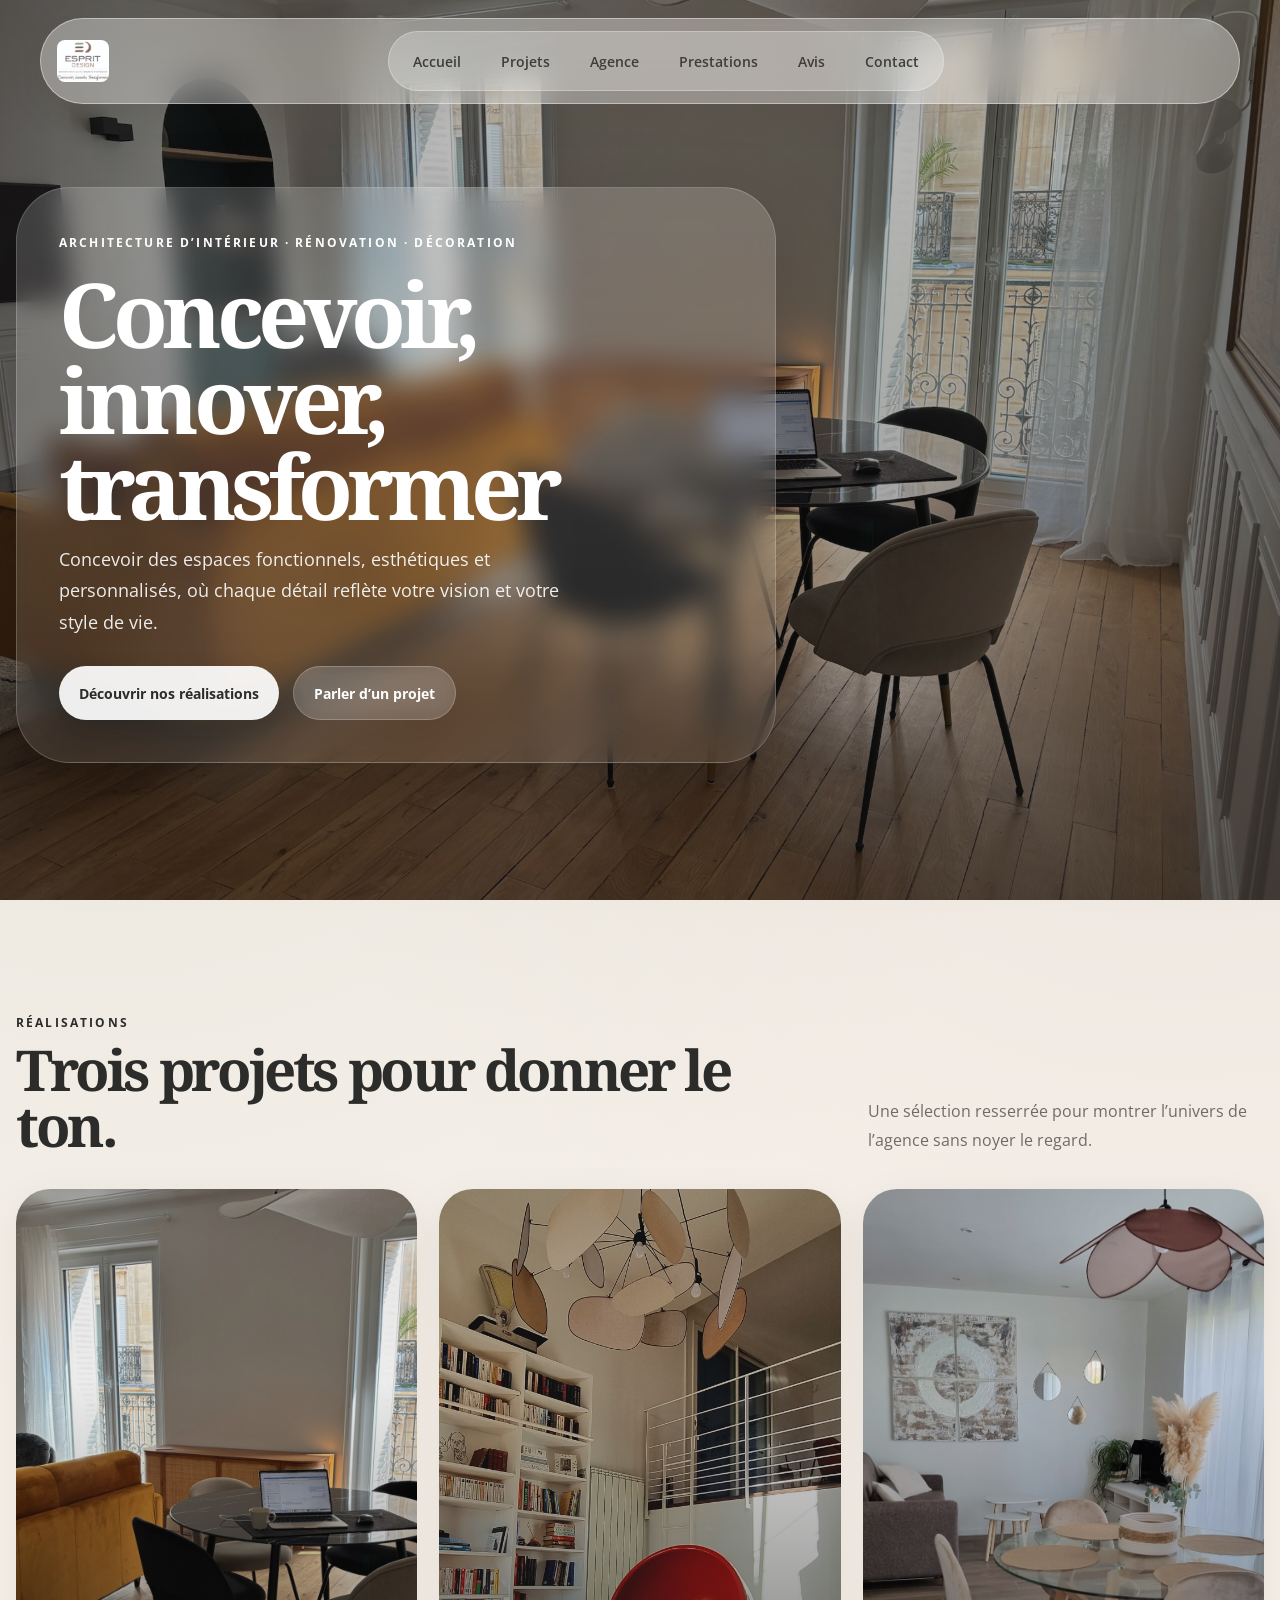
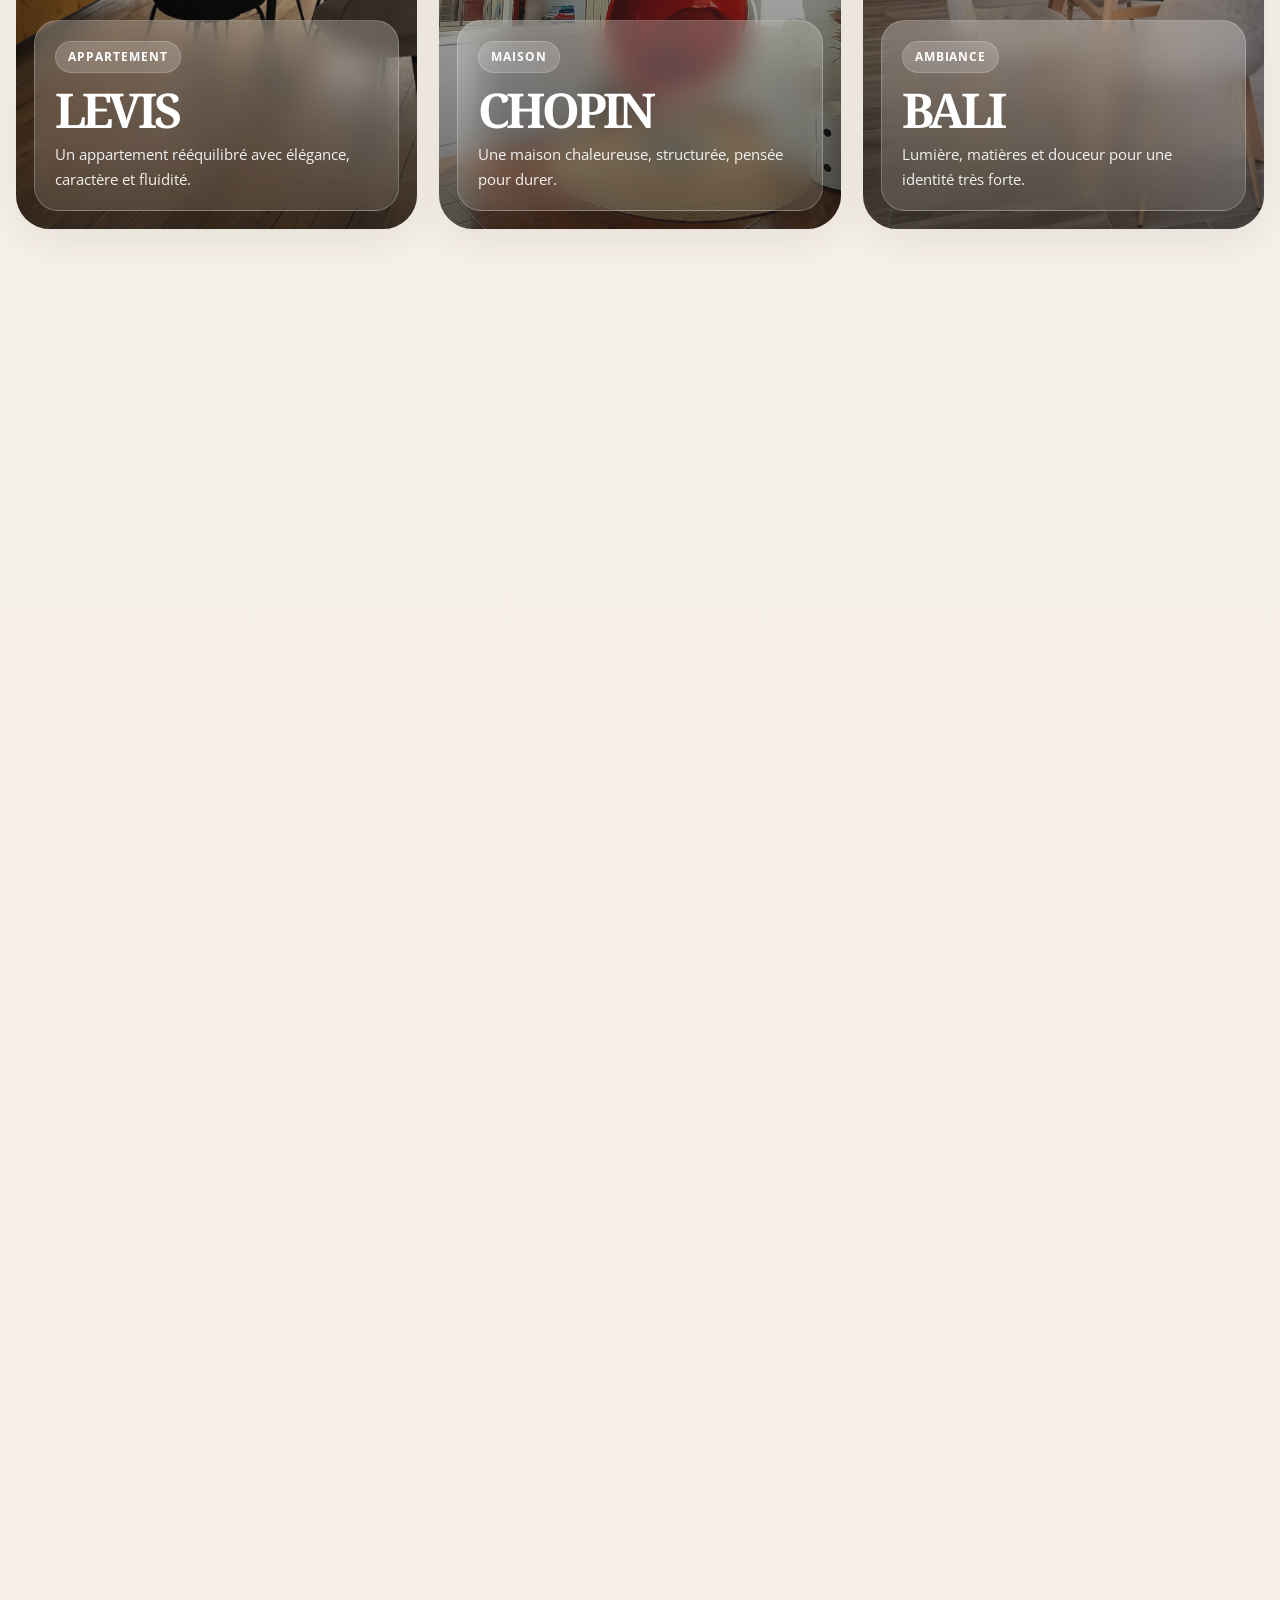
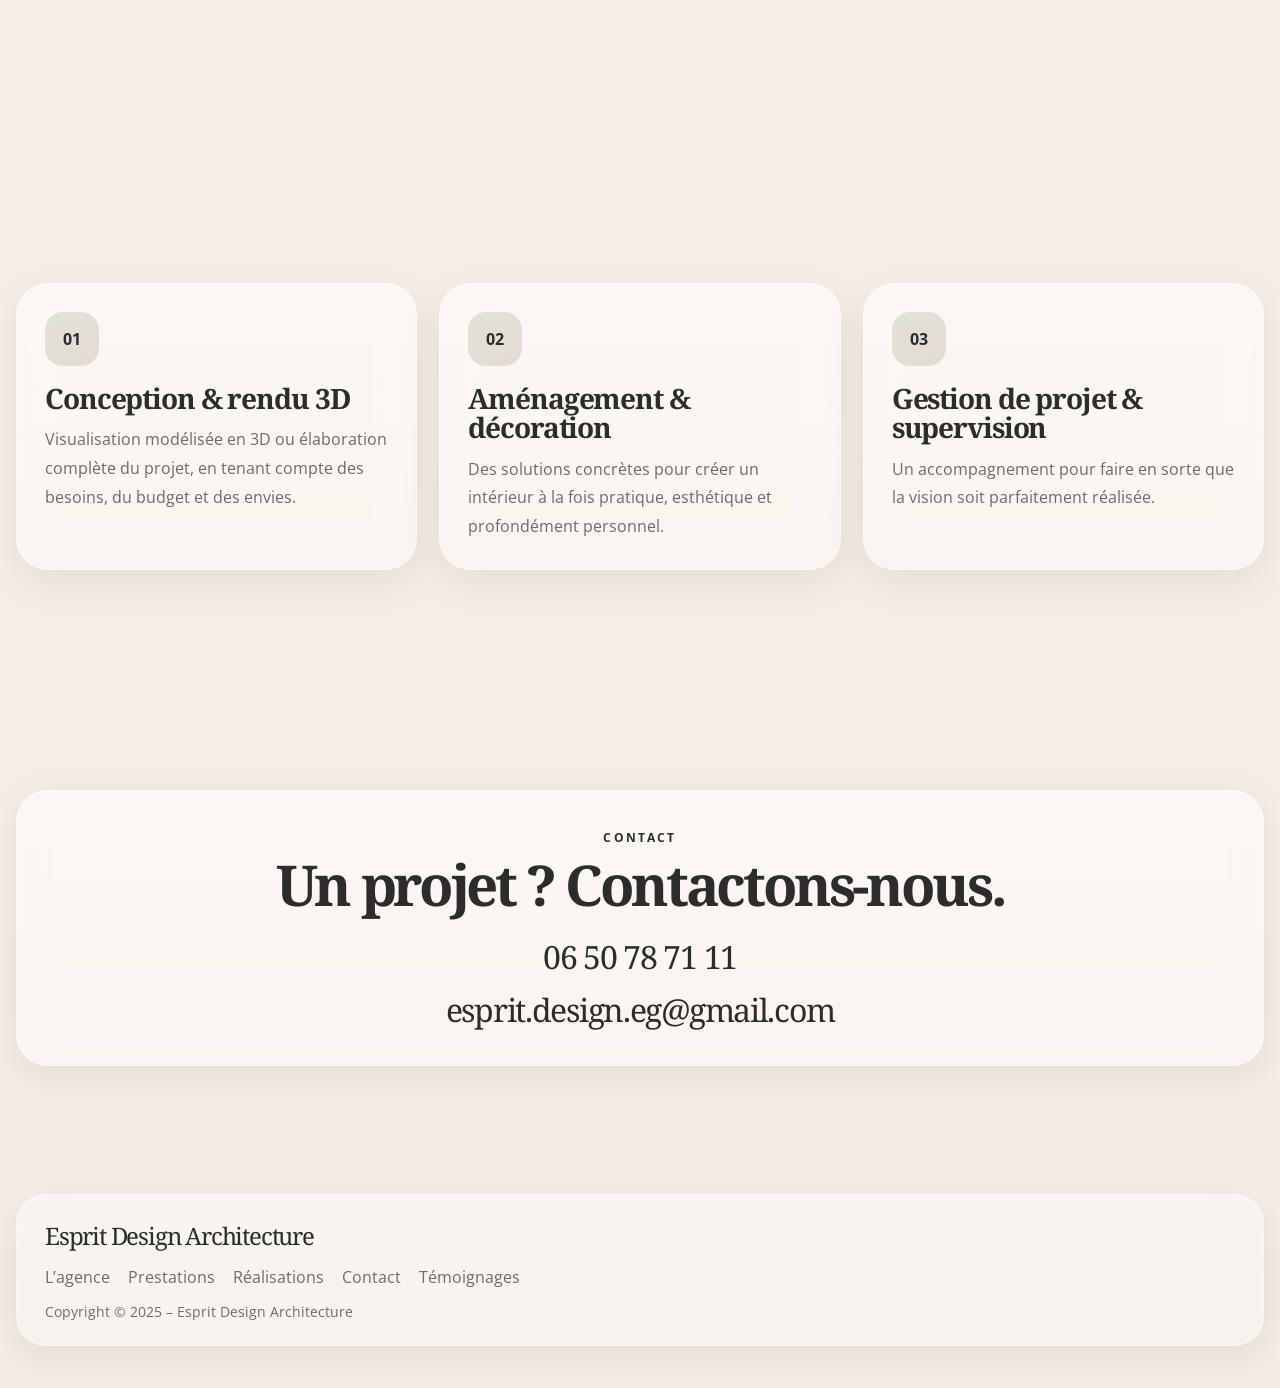
<file: index.html>
<!DOCTYPE html>
<html lang="fr">
<head>
  <meta charset="UTF-8" />
  <meta name="viewport" content="width=device-width, initial-scale=1.0" />
  <title>Esprit Design Architecture</title>
  <meta name="description" content="Esprit Design est une agence d’architecture d’intérieur dédiée à la conception, la transformation et la valorisation des espaces de vie." />
  <link rel="preconnect" href="https://fonts.googleapis.com" />
  <link rel="preconnect" href="https://fonts.gstatic.com" crossorigin />
  <link href="https://fonts.googleapis.com/css2?family=Noto+Serif:wght@400;600;700&family=Open+Sans:wght@300;400;500;600;700&display=swap" rel="stylesheet" />
  <link rel="stylesheet" href="styles.css" />
</head>
<body>
  <div class="page-bg"></div>

  <header class="site-header">
    <nav class="floating-nav" id="navbar">
      <a class="brand" href="#top" aria-label="Retour accueil">
        <span class="brand-logo">
          <img src="images/logo/logo-color.jpg" alt="Logo Esprit Design" />
        </span>
      </a>

      <div class="nav-links" id="nav-links">
        <a href="#hero">Accueil</a>
        <a href="#projects">Projets</a>
        <a href="#agency">Agence</a>
        <a href="#services">Prestations</a>
        <a href="#reviews">Avis</a>
        <a href="#contact">Contact</a>
      </div>

      <button class="nav-toggle" id="nav-toggle" aria-label="Ouvrir le menu" aria-expanded="false">
        <span></span>
        <span></span>
      </button>
    </nav>
  </header>

  <main id="top">
    <section class="hero-section" id="hero">
      <div class="hero-media">
        <img src="images/levis/IMG_9079.jpeg" alt="Projet Lévis" />
        <div class="hero-overlay"></div>
        <div class="hero-glow glow-1"></div>
        <div class="hero-glow glow-2"></div>
      </div>

      <div class="hero-inner">
        <div class="hero-card reveal">
          <span class="eyebrow">Architecture d’intérieur · rénovation · décoration</span>
          <h1>Concevoir,<br>innover,<br>transformer</h1>
          <p>
            Concevoir des espaces fonctionnels, esthétiques et personnalisés,
            où chaque détail reflète votre vision et votre style de vie.
          </p>

          <div class="hero-actions">
            <a class="btn btn-light" href="#projects">Découvrir nos réalisations</a>
            <a class="btn btn-glass" href="#contact">Parler d’un projet</a>
          </div>
        </div>
      </div>
    </section>

    <section class="section projects-section" id="projects">
      <div class="section-head reveal">
        <div>
          <span class="section-kicker">Réalisations</span>
          <h2>Trois projets pour donner le ton.</h2>
        </div>
        <p>
          Une sélection resserrée pour montrer l’univers de l’agence sans noyer le regard.
        </p>
      </div>

      <div class="projects-grid">
        <a href="projet-levis.html" class="project-card reveal">
          <div class="project-media">
            <img src="images/levis/IMG_9079.jpeg" alt="Projet Lévis" />
          </div>
          <div class="project-layer"></div>
          <div class="project-content">
            <span class="project-badge">Appartement</span>
            <h3>LEVIS</h3>
            <p>Un appartement rééquilibré avec élégance, caractère et fluidité.</p>
          </div>
        </a>

        <a href="projet-chopin.html" class="project-card reveal">
          <div class="project-media">
            <img src="images/chopin/biblio1.jpg" alt="Projet Chopin" />
          </div>
          <div class="project-layer"></div>
          <div class="project-content">
            <span class="project-badge">Maison</span>
            <h3>CHOPIN</h3>
            <p>Une maison chaleureuse, structurée, pensée pour durer.</p>
          </div>
        </a>

        <a href="projet-bali.html" class="project-card reveal">
          <div class="project-media">
            <img src="images/bali/20231025_143308.jpg" alt="Projet Bali" />
          </div>
          <div class="project-layer"></div>
          <div class="project-content">
            <span class="project-badge">Ambiance</span>
            <h3>BALI</h3>
            <p>Lumière, matières et douceur pour une identité très forte.</p>
          </div>
        </a>
      </div>

      <div class="section-cta reveal">
        <a class="btn btn-dark" href="projets/projets.html">Voir tous les projets</a>
      </div>
    </section>

    <section class="section split-section">
      <div class="split-grid">
        <article class="reviews-panel reveal" id="reviews">
          <div class="panel-head">
            <span class="section-kicker">Avis clients</span>
            <h2>Une confiance déjà installée.</h2>
          </div>

          <a class="review-card review-link" href="https://www.google.com/search?q=Esprit+Design+Architecture+avis" target="_blank" rel="noopener">
            <div class="review-stars">★★★★★</div>
            <p>
              “Je suis vraiment satisfait du travail réalisé par Esprit Design.
              Emmanuelle a su transformer mon bien en un espace moderne et fonctionnel.”
            </p>
            <span>Pascal B.</span>
          </a>

          <a class="review-card review-link" href="https://www.google.com/search?q=Esprit+Design+Architecture+avis" target="_blank" rel="noopener">
            <div class="review-stars">★★★★★</div>
            <p>
              “Emmanuelle a su apporter un regard nouveau et créatif sur notre agrandissement.
              Elle est restée disponible et à l’écoute.”
            </p>
            <span>Coralie B.</span>
          </a>

          <a class="review-card review-link" href="https://www.google.com/search?q=Esprit+Design+Architecture+avis" target="_blank" rel="noopener">
            <div class="review-stars">★★★★★</div>
            <p>
              “Les espaces sont à la fois fonctionnels, modernes et parfaitement adaptés à notre activité.”
            </p>
            <span>Anne-Claire D.</span>
          </a>
        </article>

        <article class="agency-panel reveal" id="agency">
          <div class="agency-top">
            <span class="section-kicker">L’agence</span>
            <h2>Une approche sensible, structurée et sur mesure.</h2>
          </div>

          <p>
            Esprit Design est une agence d’architecture d’intérieur dédiée à la conception,
            la transformation et la valorisation des espaces de vie.
          </p>

          <p>
            Fondée avec passion par Emmanuelle Gobert après une carrière dans la gestion de projets informatiques,
            l’agence allie rigueur professionnelle et créativité.
          </p>

          <p>
            Qu’il s’agisse d’une rénovation complète, d’une optimisation des volumes
            ou d’une décoration personnalisée, chaque projet est pensé comme une réponse unique.
          </p>

          <div class="agency-signature">
            <img src="images/logo/logo-white.png" alt="Logo blanc Esprit Design" />
          </div>
        </article>
      </div>
    </section>

    <section class="section services-section" id="services">
      <div class="section-head reveal">
        <div>
          <span class="section-kicker">Services</span>
          <h2>Un accompagnement clair, du concept à la réalisation.</h2>
        </div>
        <p>
          Une offre lisible, élégante et structurée pour rassurer dès les premiers instants.
        </p>
      </div>

      <div class="services-grid">
        <article class="service-card reveal">
          <div class="service-number">01</div>
          <h3>Conception & rendu 3D</h3>
          <p>
            Visualisation modélisée en 3D ou élaboration complète du projet,
            en tenant compte des besoins, du budget et des envies.
          </p>
        </article>

        <article class="service-card reveal">
          <div class="service-number">02</div>
          <h3>Aménagement & décoration</h3>
          <p>
            Des solutions concrètes pour créer un intérieur à la fois pratique,
            esthétique et profondément personnel.
          </p>
        </article>

        <article class="service-card reveal">
          <div class="service-number">03</div>
          <h3>Gestion de projet & supervision</h3>
          <p>
            Un accompagnement pour faire en sorte que la vision soit parfaitement réalisée.
          </p>
        </article>
      </div>
    </section>

    <section class="section contact-section" id="contact">
      <div class="contact-shell reveal">
        <span class="section-kicker">Contact</span>
        <h2>Un projet ? Contactons-nous.</h2>
        <div class="contact-links">
          <a href="tel:+33650787111">06 50 78 71 11</a>
          <a href="mailto:esprit.design.eg@gmail.com">esprit.design.eg@gmail.com</a>
        </div>
      </div>
    </section>
  </main>

  <footer class="site-footer">
    <div class="footer-inner">
      <div class="footer-brand">Esprit Design Architecture</div>
      <div class="footer-links">
        <a href="#agency">L’agence</a>
        <a href="#services">Prestations</a>
        <a href="projets/projets.html">Réalisations</a>
        <a href="#contact">Contact</a>
        <a href="#reviews">Témoignages</a>
      </div>
      <div class="footer-copy">Copyright © 2025 – Esprit Design Architecture</div>
    </div>
  </footer>

  <script src="script.js"></script>
</body>
</html>
</file>
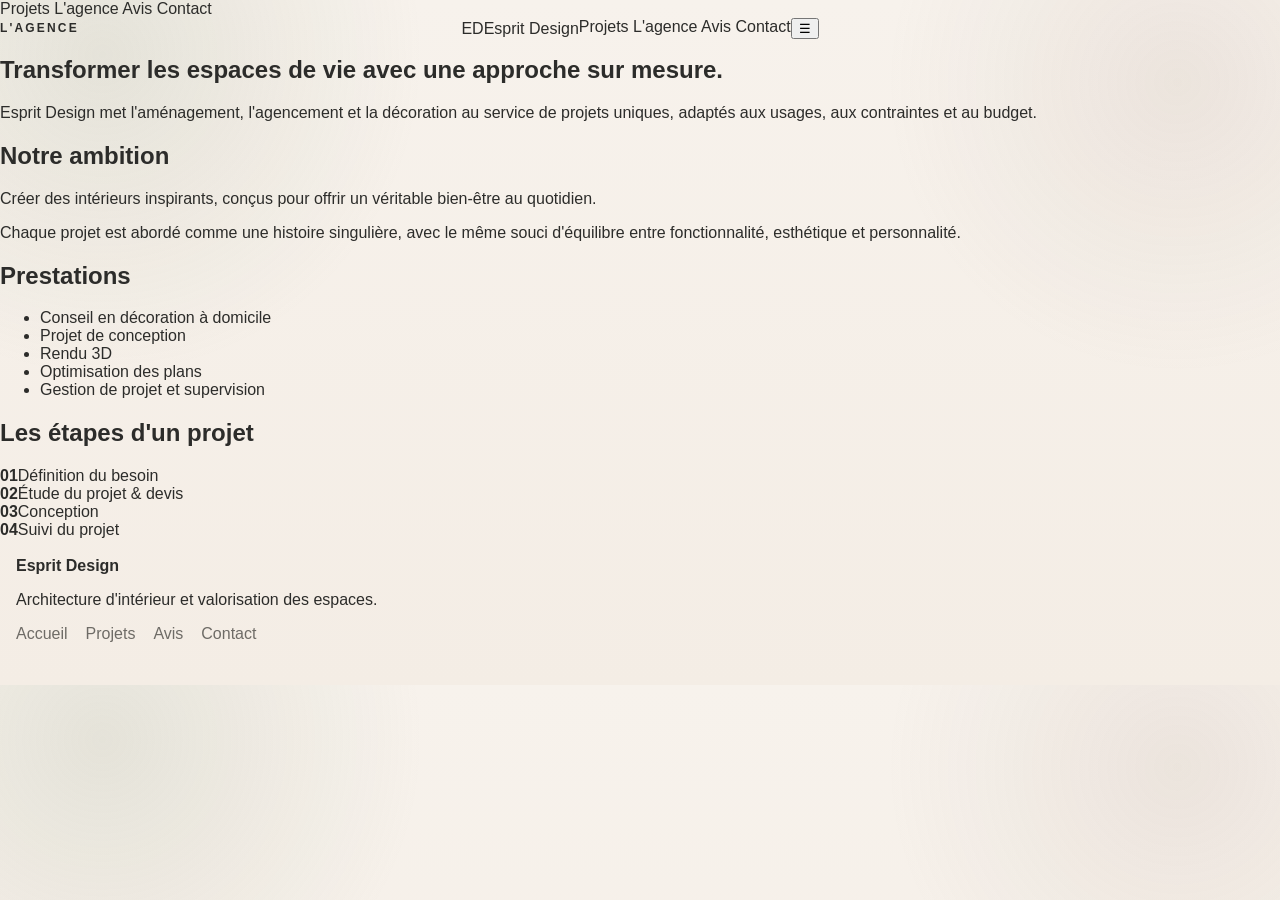
<file: agence.html>
<!DOCTYPE html>
<html lang="fr">
<head>
  <meta charset="UTF-8" />
  <meta name="viewport" content="width=device-width, initial-scale=1.0" />
  <title>L'agence — Esprit Design</title>
  <meta name="description" content="Découvrez l'approche Esprit Design : une agence d'architecture d'intérieur dédiée à la transformation et à la valorisation des espaces de vie." />
  <link rel="preconnect" href="https://fonts.googleapis.com">
  <link rel="preconnect" href="https://fonts.gstatic.com" crossorigin>
  <link href="https://fonts.googleapis.com/css2?family=Inter:wght@400;500;600;700;800&family=Manrope:wght@500;600;700;800&display=swap" rel="stylesheet">
  <link rel="stylesheet" href="styles.css" />
</head>
<body>
  <div class="page-glow page-glow-1"></div>
  <div class="page-glow page-glow-2"></div>
  <header class="site-header glass reveal">
    <a class="brand" href="index.html"><span class="brand-mark">ED</span><span class="brand-text">Esprit Design</span></a>
    <nav class="site-nav">
      <a href="projets.html">Projets</a>
      <a href="agence.html" class="active">L'agence</a>
      <a href="avis.html">Avis</a>
      <a href="contact.html" class="nav-cta">Contact</a>
    </nav>
    <button class="menu-toggle" aria-label="Ouvrir le menu">☰</button>
  </header>
  <nav class="mobile-nav glass">
    <a href="projets.html">Projets</a>
    <a href="agence.html">L'agence</a>
    <a href="avis.html">Avis</a>
    <a href="contact.html">Contact</a>
  </nav>

  <main class="page-main container">
    <section class="page-hero reveal rise compact-hero">
      <span class="eyebrow">L'agence</span>
      <h1>Transformer les espaces de vie avec une approche sur mesure.</h1>
      <p>Esprit Design met l'aménagement, l'agencement et la décoration au service de projets uniques, adaptés aux usages, aux contraintes et au budget.</p>
    </section>

    <section class="about-layout">
      <article class="glass about-panel reveal">
        <h2>Notre ambition</h2>
        <p>Créer des intérieurs inspirants, conçus pour offrir un véritable bien-être au quotidien.</p>
        <p>Chaque projet est abordé comme une histoire singulière, avec le même souci d'équilibre entre fonctionnalité, esthétique et personnalité.</p>
      </article>
      <article class="glass about-panel reveal">
        <h2>Prestations</h2>
        <ul class="feature-list">
          <li>Conseil en décoration à domicile</li>
          <li>Projet de conception</li>
          <li>Rendu 3D</li>
          <li>Optimisation des plans</li>
          <li>Gestion de projet et supervision</li>
        </ul>
      </article>
      <article class="glass about-panel wide reveal">
        <h2>Les étapes d'un projet</h2>
        <div class="steps-grid">
          <div><strong>01</strong><span>Définition du besoin</span></div>
          <div><strong>02</strong><span>Étude du projet & devis</span></div>
          <div><strong>03</strong><span>Conception</span></div>
          <div><strong>04</strong><span>Suivi du projet</span></div>
        </div>
      </article>
    </section>
  </main>

  <footer class="site-footer container">
    <div><strong>Esprit Design</strong><p>Architecture d'intérieur et valorisation des espaces.</p></div>
    <div class="footer-links"><a href="index.html">Accueil</a><a href="projets.html">Projets</a><a href="avis.html">Avis</a><a href="contact.html">Contact</a></div>
  </footer>
  <script src="script.js"></script>
</body>
</html>
</file>
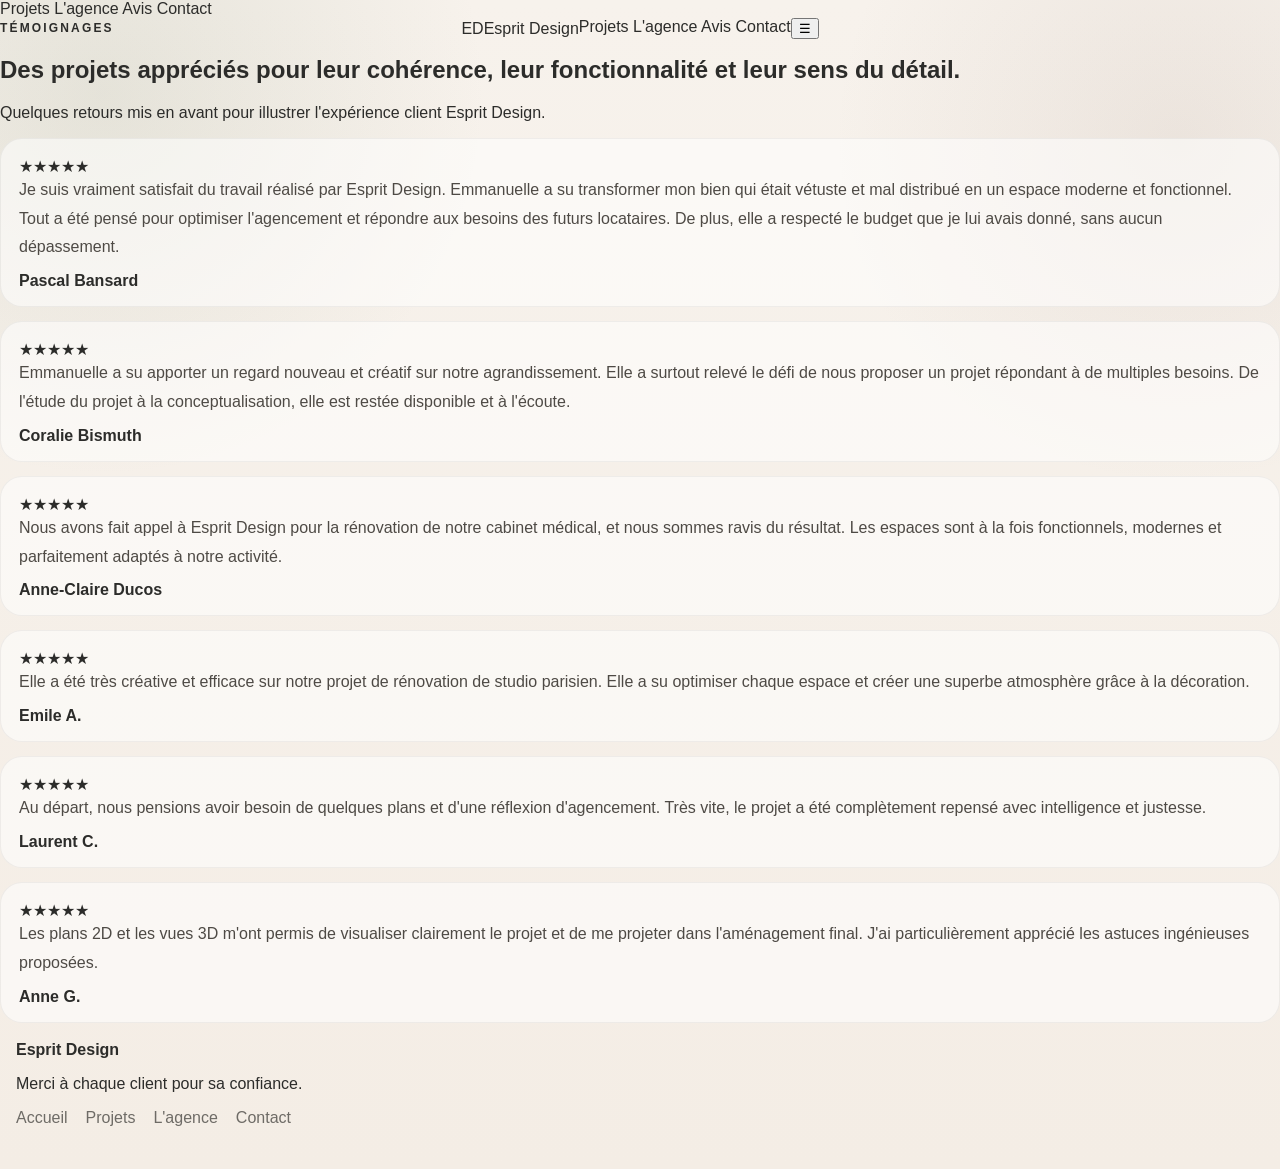
<file: avis.html>
<!DOCTYPE html>
<html lang="fr">
<head>
  <meta charset="UTF-8" />
  <meta name="viewport" content="width=device-width, initial-scale=1.0" />
  <title>Avis clients — Esprit Design</title>
  <meta name="description" content="Consultez les témoignages clients d'Esprit Design." />
  <link rel="preconnect" href="https://fonts.googleapis.com">
  <link rel="preconnect" href="https://fonts.gstatic.com" crossorigin>
  <link href="https://fonts.googleapis.com/css2?family=Inter:wght@400;500;600;700;800&family=Manrope:wght@500;600;700;800&display=swap" rel="stylesheet">
  <link rel="stylesheet" href="styles.css" />
</head>
<body>
  <div class="page-glow page-glow-1"></div>
  <div class="page-glow page-glow-2"></div>
  <header class="site-header glass reveal">
    <a class="brand" href="index.html"><span class="brand-mark">ED</span><span class="brand-text">Esprit Design</span></a>
    <nav class="site-nav">
      <a href="projets.html">Projets</a>
      <a href="agence.html">L'agence</a>
      <a href="avis.html" class="active">Avis</a>
      <a href="contact.html" class="nav-cta">Contact</a>
    </nav>
    <button class="menu-toggle" aria-label="Ouvrir le menu">☰</button>
  </header>
  <nav class="mobile-nav glass">
    <a href="projets.html">Projets</a>
    <a href="agence.html">L'agence</a>
    <a href="avis.html">Avis</a>
    <a href="contact.html">Contact</a>
  </nav>

  <main class="page-main container">
    <section class="page-hero reveal rise compact-hero">
      <span class="eyebrow">Témoignages</span>
      <h1>Des projets appréciés pour leur cohérence, leur fonctionnalité et leur sens du détail.</h1>
      <p>Quelques retours mis en avant pour illustrer l'expérience client Esprit Design.</p>
    </section>

    <section class="reviews-grid large-grid">
      <article class="review-card glass reveal-scale"><div class="stars">★★★★★</div><p>Je suis vraiment satisfait du travail réalisé par Esprit Design. Emmanuelle a su transformer mon bien qui était vétuste et mal distribué en un espace moderne et fonctionnel. Tout a été pensé pour optimiser l'agencement et répondre aux besoins des futurs locataires. De plus, elle a respecté le budget que je lui avais donné, sans aucun dépassement.</p><strong>Pascal Bansard</strong></article>
      <article class="review-card glass reveal-scale"><div class="stars">★★★★★</div><p>Emmanuelle a su apporter un regard nouveau et créatif sur notre agrandissement. Elle a surtout relevé le défi de nous proposer un projet répondant à de multiples besoins. De l'étude du projet à la conceptualisation, elle est restée disponible et à l'écoute.</p><strong>Coralie Bismuth</strong></article>
      <article class="review-card glass reveal-scale"><div class="stars">★★★★★</div><p>Nous avons fait appel à Esprit Design pour la rénovation de notre cabinet médical, et nous sommes ravis du résultat. Les espaces sont à la fois fonctionnels, modernes et parfaitement adaptés à notre activité.</p><strong>Anne-Claire Ducos</strong></article>
      <article class="review-card glass reveal-scale"><div class="stars">★★★★★</div><p>Elle a été très créative et efficace sur notre projet de rénovation de studio parisien. Elle a su optimiser chaque espace et créer une superbe atmosphère grâce à la décoration.</p><strong>Emile A.</strong></article>
      <article class="review-card glass reveal-scale"><div class="stars">★★★★★</div><p>Au départ, nous pensions avoir besoin de quelques plans et d'une réflexion d'agencement. Très vite, le projet a été complètement repensé avec intelligence et justesse.</p><strong>Laurent C.</strong></article>
      <article class="review-card glass reveal-scale"><div class="stars">★★★★★</div><p>Les plans 2D et les vues 3D m'ont permis de visualiser clairement le projet et de me projeter dans l'aménagement final. J'ai particulièrement apprécié les astuces ingénieuses proposées.</p><strong>Anne G.</strong></article>
    </section>
  </main>

  <footer class="site-footer container">
    <div><strong>Esprit Design</strong><p>Merci à chaque client pour sa confiance.</p></div>
    <div class="footer-links"><a href="index.html">Accueil</a><a href="projets.html">Projets</a><a href="agence.html">L'agence</a><a href="contact.html">Contact</a></div>
  </footer>
  <script src="script.js"></script>
</body>
</html>
</file>
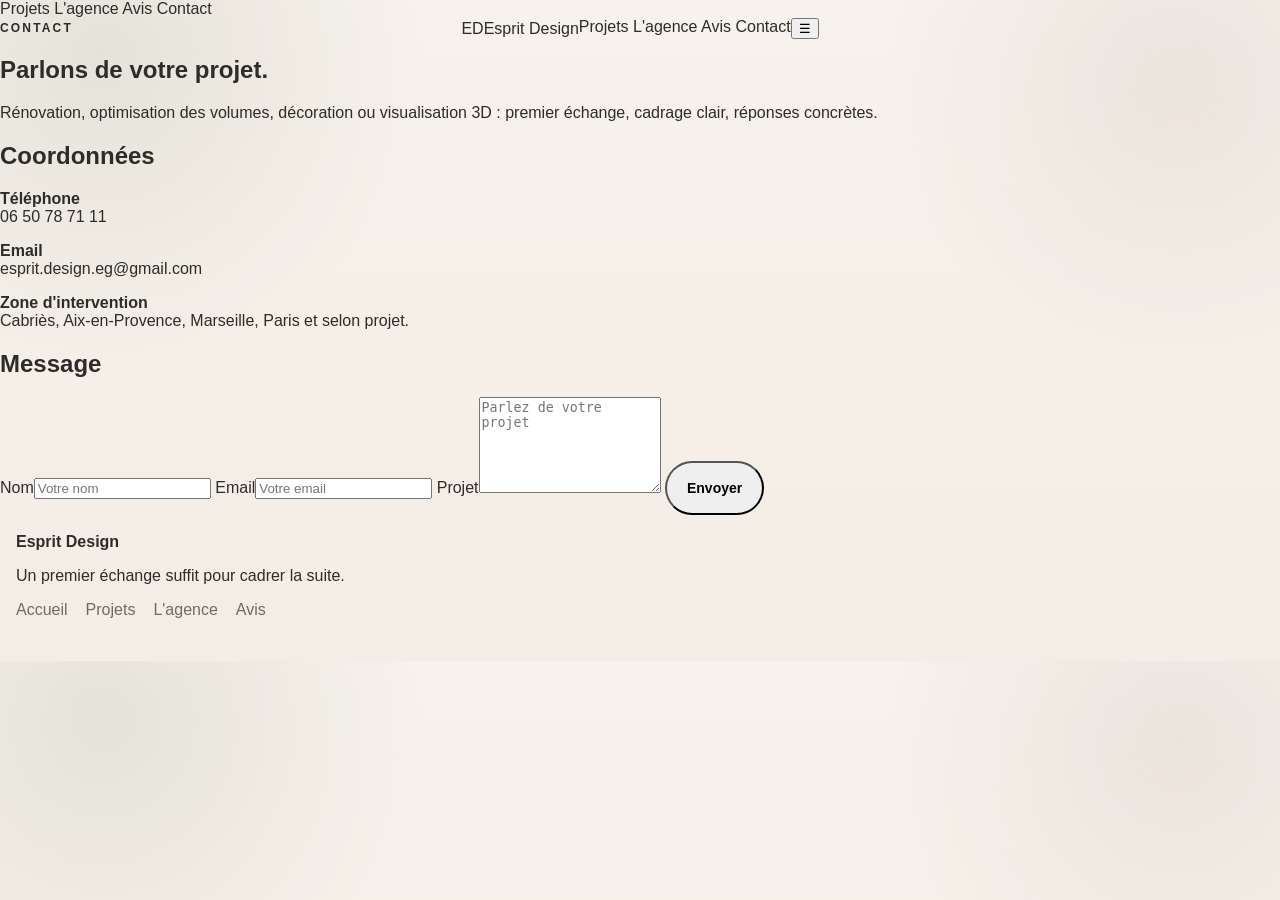
<file: contact.html>
<!DOCTYPE html>
<html lang="fr">
<head>
  <meta charset="UTF-8" />
  <meta name="viewport" content="width=device-width, initial-scale=1.0" />
  <title>Contact — Esprit Design</title>
  <meta name="description" content="Contactez Esprit Design pour votre projet de rénovation, d'aménagement ou de décoration intérieure." />
  <link rel="preconnect" href="https://fonts.googleapis.com">
  <link rel="preconnect" href="https://fonts.gstatic.com" crossorigin>
  <link href="https://fonts.googleapis.com/css2?family=Inter:wght@400;500;600;700;800&family=Manrope:wght@500;600;700;800&display=swap" rel="stylesheet">
  <link rel="stylesheet" href="styles.css" />
</head>
<body>
  <div class="page-glow page-glow-1"></div>
  <div class="page-glow page-glow-2"></div>
  <header class="site-header glass reveal">
    <a class="brand" href="index.html"><span class="brand-mark">ED</span><span class="brand-text">Esprit Design</span></a>
    <nav class="site-nav">
      <a href="projets.html">Projets</a>
      <a href="agence.html">L'agence</a>
      <a href="avis.html">Avis</a>
      <a href="contact.html" class="nav-cta active">Contact</a>
    </nav>
    <button class="menu-toggle" aria-label="Ouvrir le menu">☰</button>
  </header>
  <nav class="mobile-nav glass">
    <a href="projets.html">Projets</a>
    <a href="agence.html">L'agence</a>
    <a href="avis.html">Avis</a>
    <a href="contact.html">Contact</a>
  </nav>

  <main class="page-main container">
    <section class="page-hero reveal rise compact-hero">
      <span class="eyebrow">Contact</span>
      <h1>Parlons de votre projet.</h1>
      <p>Rénovation, optimisation des volumes, décoration ou visualisation 3D : premier échange, cadrage clair, réponses concrètes.</p>
    </section>

    <section class="contact-grid">
      <article class="glass contact-card reveal">
        <h2>Coordonnées</h2>
        <p><strong>Téléphone</strong><br><a href="tel:+33650787111">06 50 78 71 11</a></p>
        <p><strong>Email</strong><br><a href="mailto:esprit.design.eg@gmail.com">esprit.design.eg@gmail.com</a></p>
        <p><strong>Zone d'intervention</strong><br>Cabriès, Aix-en-Provence, Marseille, Paris et selon projet.</p>
      </article>
      <article class="glass contact-card reveal">
        <h2>Message</h2>
        <form class="contact-form" onsubmit="event.preventDefault(); alert('Formulaire de démonstration : branche ce formulaire plus tard à Formspree, Netlify Forms ou un email.');">
          <label>Nom<input type="text" placeholder="Votre nom" required></label>
          <label>Email<input type="email" placeholder="Votre email" required></label>
          <label>Projet<textarea rows="6" placeholder="Parlez de votre projet"></textarea></label>
          <button class="btn btn-primary" type="submit">Envoyer</button>
        </form>
      </article>
    </section>
  </main>

  <footer class="site-footer container">
    <div><strong>Esprit Design</strong><p>Un premier échange suffit pour cadrer la suite.</p></div>
    <div class="footer-links"><a href="index.html">Accueil</a><a href="projets.html">Projets</a><a href="agence.html">L'agence</a><a href="avis.html">Avis</a></div>
  </footer>
  <script src="script.js"></script>
</body>
</html>
</file>
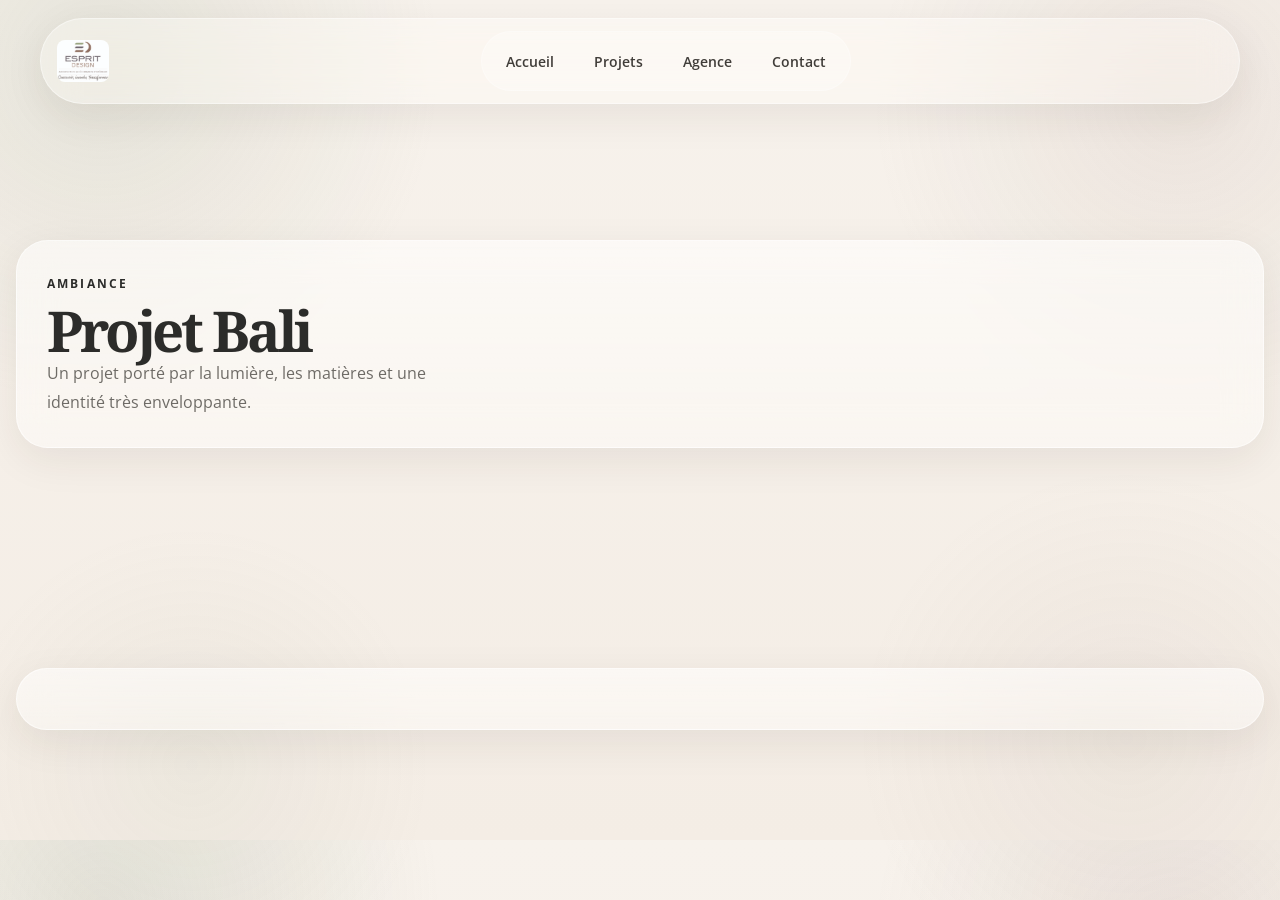
<file: projet-bali.html>
<!DOCTYPE html>
<html lang="fr">
<head>
  <meta charset="UTF-8" />
  <meta name="viewport" content="width=device-width, initial-scale=1.0" />
  <title>Projet Bali – Esprit Design</title>
  <link rel="preconnect" href="https://fonts.googleapis.com" />
  <link rel="preconnect" href="https://fonts.gstatic.com" crossorigin />
  <link href="https://fonts.googleapis.com/css2?family=Noto+Serif:wght@400;600;700&family=Open+Sans:wght@300;400;500;600;700&display=swap" rel="stylesheet" />
  <link rel="stylesheet" href="styles.css" />
</head>
<body>
  <div class="page-bg"></div>

  <header class="site-header">
    <nav class="floating-nav" id="navbar">
      <a class="brand" href="index.html">
        <span class="brand-logo">
          <img src="images/logo/logo-color.jpg" alt="Logo Esprit Design" />
        </span>
      </a>

      <div class="nav-links" id="nav-links">
        <a href="index.html#hero">Accueil</a>
        <a href="projets/projets.html">Projets</a>
        <a href="index.html#agency">Agence</a>
        <a href="index.html#contact">Contact</a>
      </div>

      <button class="nav-toggle" id="nav-toggle" aria-label="Ouvrir le menu" aria-expanded="false">
        <span></span>
        <span></span>
      </button>
    </nav>
  </header>

  <main class="gallery-page-main">
    <section class="section">
      <div class="project-gallery-hero reveal is-visible">
        <div class="gallery-head">
          <span class="section-kicker">Ambiance</span>
          <h2>Projet Bali</h2>
          <p>Un projet porté par la lumière, les matières et une identité très enveloppante.</p>
        </div>
      </div>
    </section>

    <section class="section">
      <div class="gallery-shell reveal is-visible">
        <div class="gallery-grid" id="project-gallery" data-folder="bali"></div>
      </div>
    </section>
  </main>

  <script src="script.js"></script>
</body>
</html>
</file>
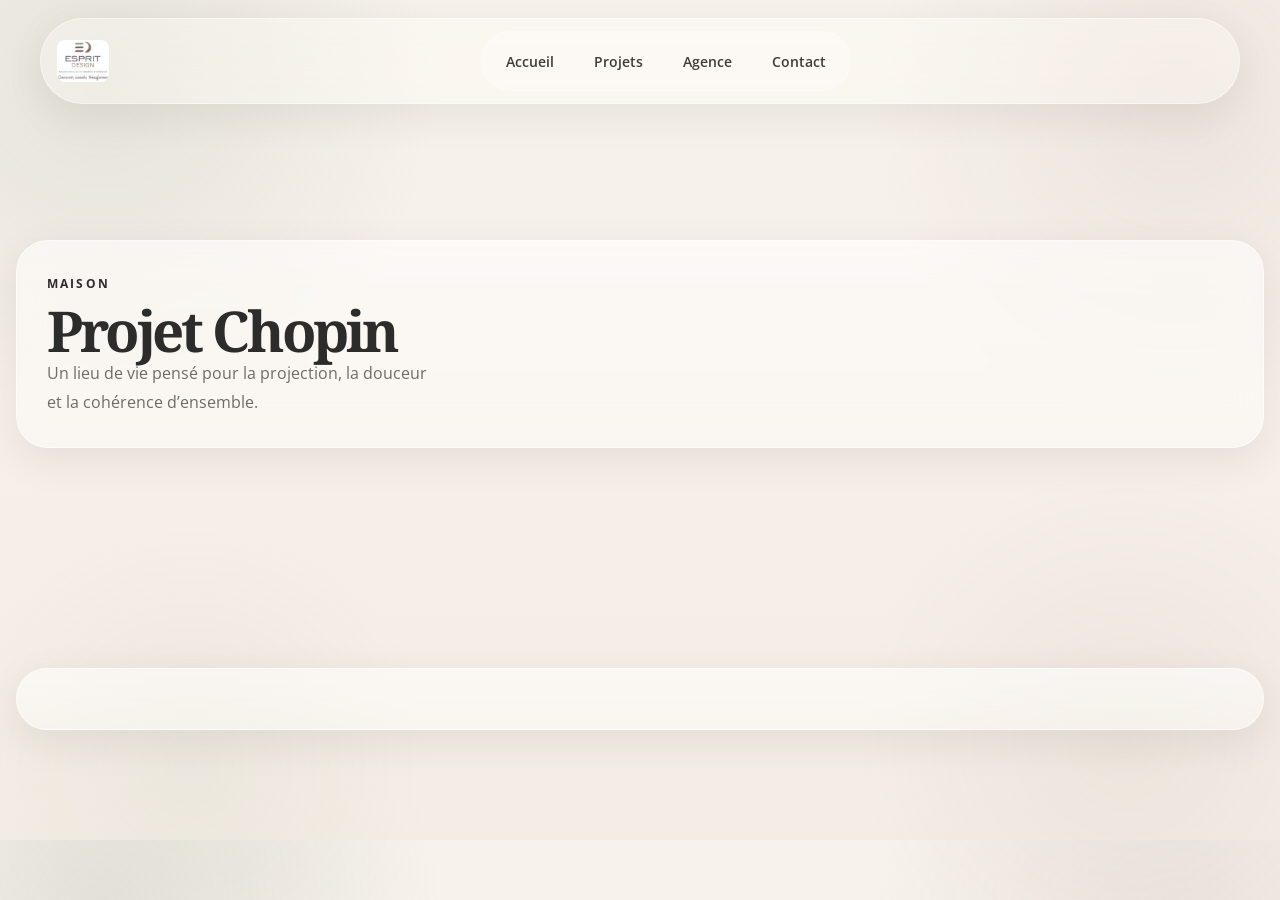
<file: projet-chopin.html>
<!DOCTYPE html>
<html lang="fr">
<head>
  <meta charset="UTF-8" />
  <meta name="viewport" content="width=device-width, initial-scale=1.0" />
  <title>Projet Chopin – Esprit Design</title>
  <link rel="preconnect" href="https://fonts.googleapis.com" />
  <link rel="preconnect" href="https://fonts.gstatic.com" crossorigin />
  <link href="https://fonts.googleapis.com/css2?family=Noto+Serif:wght@400;600;700&family=Open+Sans:wght@300;400;500;600;700&display=swap" rel="stylesheet" />
  <link rel="stylesheet" href="styles.css" />
</head>
<body>
  <div class="page-bg"></div>

  <header class="site-header">
    <nav class="floating-nav" id="navbar">
      <a class="brand" href="index.html">
        <span class="brand-logo">
          <img src="images/logo/logo-color.jpg" alt="Logo Esprit Design" />
        </span>
      </a>

      <div class="nav-links" id="nav-links">
        <a href="index.html#hero">Accueil</a>
        <a href="projets/projets.html">Projets</a>
        <a href="index.html#agency">Agence</a>
        <a href="index.html#contact">Contact</a>
      </div>

      <button class="nav-toggle" id="nav-toggle" aria-label="Ouvrir le menu" aria-expanded="false">
        <span></span>
        <span></span>
      </button>
    </nav>
  </header>

  <main class="gallery-page-main">
    <section class="section">
      <div class="project-gallery-hero reveal is-visible">
        <div class="gallery-head">
          <span class="section-kicker">Maison</span>
          <h2>Projet Chopin</h2>
          <p>Un lieu de vie pensé pour la projection, la douceur et la cohérence d’ensemble.</p>
        </div>
      </div>
    </section>

    <section class="section">
      <div class="gallery-shell reveal is-visible">
        <div class="gallery-grid" id="project-gallery" data-folder="chopin"></div>
      </div>
    </section>
  </main>

  <script src="script.js"></script>
</body>
</html>
</file>
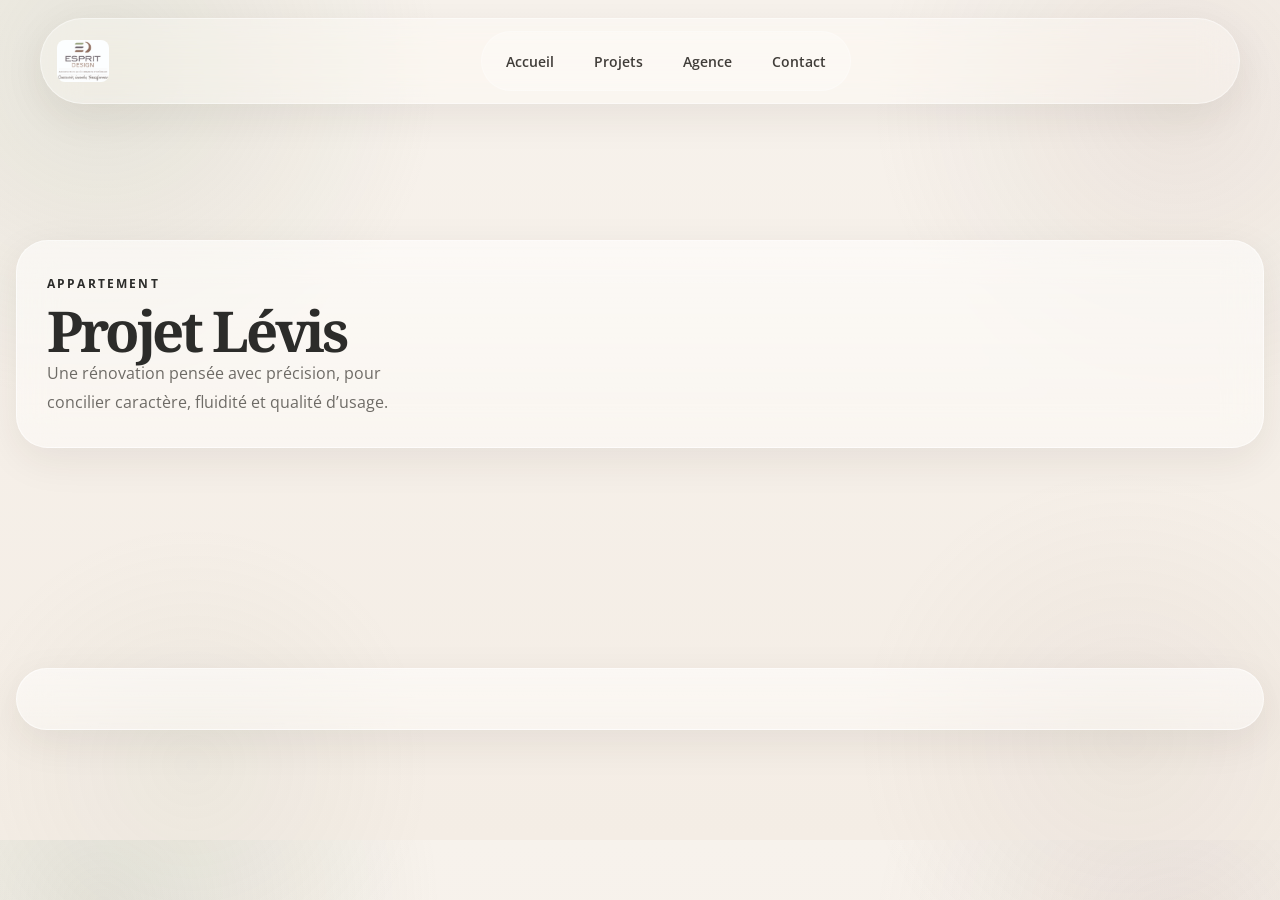
<file: projet-levis.html>
<!DOCTYPE html>
<html lang="fr">
<head>
  <meta charset="UTF-8" />
  <meta name="viewport" content="width=device-width, initial-scale=1.0" />
  <title>Projet Lévis – Esprit Design</title>
  <link rel="preconnect" href="https://fonts.googleapis.com" />
  <link rel="preconnect" href="https://fonts.gstatic.com" crossorigin />
  <link href="https://fonts.googleapis.com/css2?family=Noto+Serif:wght@400;600;700&family=Open+Sans:wght@300;400;500;600;700&display=swap" rel="stylesheet" />
  <link rel="stylesheet" href="styles.css" />
</head>
<body>
  <div class="page-bg"></div>

  <header class="site-header">
    <nav class="floating-nav" id="navbar">
      <a class="brand" href="index.html">
        <span class="brand-logo">
          <img src="images/logo/logo-color.jpg" alt="Logo Esprit Design" />
        </span>
      </a>

      <div class="nav-links" id="nav-links">
        <a href="index.html#hero">Accueil</a>
        <a href="projets/projets.html">Projets</a>
        <a href="index.html#agency">Agence</a>
        <a href="index.html#contact">Contact</a>
      </div>

      <button class="nav-toggle" id="nav-toggle" aria-label="Ouvrir le menu" aria-expanded="false">
        <span></span>
        <span></span>
      </button>
    </nav>
  </header>

  <main class="gallery-page-main">
    <section class="section">
      <div class="project-gallery-hero reveal is-visible">
        <div class="gallery-head">
          <span class="section-kicker">Appartement</span>
          <h2>Projet Lévis</h2>
          <p>Une rénovation pensée avec précision, pour concilier caractère, fluidité et qualité d’usage.</p>
        </div>
      </div>
    </section>

    <section class="section">
      <div class="gallery-shell reveal is-visible">
        <div class="gallery-grid" id="project-gallery" data-folder="levis"></div>
      </div>
    </section>
  </main>

  <script src="script.js"></script>
</body>
</html>
</file>
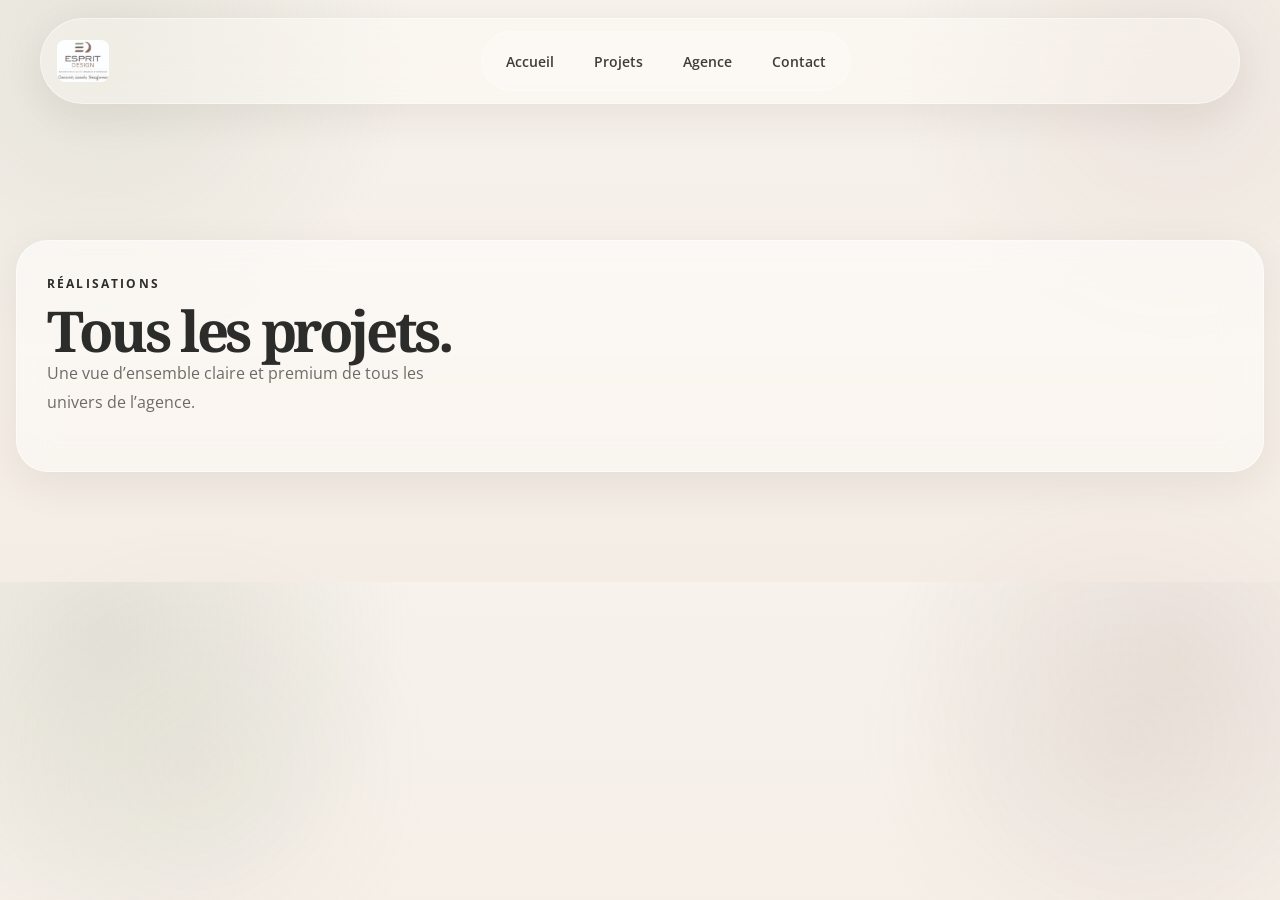
<file: projets.html>
<!DOCTYPE html>
<html lang="fr">
<head>
  <meta charset="UTF-8" />
  <meta name="viewport" content="width=device-width, initial-scale=1.0" />
  <title>Réalisations – Esprit Design</title>
  <link rel="preconnect" href="https://fonts.googleapis.com" />
  <link rel="preconnect" href="https://fonts.gstatic.com" crossorigin />
  <link href="https://fonts.googleapis.com/css2?family=Noto+Serif:wght@400;600;700&family=Open+Sans:wght@300;400;500;600;700&display=swap" rel="stylesheet" />
  <link rel="stylesheet" href="../styles.css" />
</head>
<body>
  <div class="page-bg"></div>

  <header class="site-header">
    <nav class="floating-nav" id="navbar">
      <a class="brand" href="../index.html" aria-label="Retour accueil">
        <span class="brand-logo">
          <img src="../images/logo/logo-color.jpg" alt="Logo Esprit Design" />
        </span>
      </a>

      <div class="nav-links" id="nav-links">
        <a href="../index.html#hero">Accueil</a>
        <a href="projets.html">Projets</a>
        <a href="../index.html#agency">Agence</a>
        <a href="../index.html#contact">Contact</a>
      </div>

      <button class="nav-toggle" id="nav-toggle" aria-label="Ouvrir le menu" aria-expanded="false">
        <span></span>
        <span></span>
      </button>
    </nav>
  </header>

  <main class="gallery-page-main">
    <section class="section">
      <div class="gallery-shell reveal is-visible">
        <div class="gallery-head">
          <span class="section-kicker">Réalisations</span>
          <h2>Tous les projets.</h2>
          <p>
            Une vue d’ensemble claire et premium de tous les univers de l’agence.
          </p>
        </div>

        <div class="projects-grid all-projects-grid" id="all-projects-grid">
        </div>
      </div>
    </section>
  </main>

  <script src="../script.js"></script>
</body>
</html>
</file>
<file: styles.css>
:root {
  --bg: #f6f1eb;
  --bg-2: #efe7de;
  --paper: rgba(255, 255, 255, 0.58);
  --paper-strong: rgba(255, 255, 255, 0.78);
  --ink: #2c2c2a;
  --muted: #6e6b66;
  --line: rgba(44, 44, 42, 0.08);

  --sage: #95a086;
  --taupe: #9b8377;
  --stone: #cbc1b5;
  --warm: #e8ddd0;

  --shadow-soft: 0 12px 40px rgba(45, 35, 25, 0.08);
  --shadow-strong: 0 24px 70px rgba(45, 35, 25, 0.14);

  --container: 1280px;
  --nav-h: 84px;
}

* {
  box-sizing: border-box;
}

html {
  scroll-behavior: smooth;
}

body {
  margin: 0;
  font-family: 'Open Sans', sans-serif;
  color: var(--ink);
  background:
    radial-gradient(circle at 8% 8%, rgba(149,160,134,0.18), transparent 24%),
    radial-gradient(circle at 92% 12%, rgba(155,131,119,0.12), transparent 22%),
    linear-gradient(180deg, #f7f2ec 0%, #f4ede5 100%);
  overflow-x: hidden;
}

img {
  display: block;
  max-width: 100%;
}

a {
  color: inherit;
  text-decoration: none;
}

.page-bg {
  position: fixed;
  inset: 0;
  pointer-events: none;
  background:
    radial-gradient(circle at 15% 85%, rgba(149,160,134,0.08), transparent 18%),
    radial-gradient(circle at 88% 82%, rgba(155,131,119,0.08), transparent 20%);
  z-index: -1;
}

.site-header {
  position: fixed;
  inset: 18px 0 auto 0;
  z-index: 1000;
  display: flex;
  justify-content: center;
  pointer-events: none;
}

.floating-nav {
  width: min(calc(100% - 24px), 1200px);
  min-height: var(--nav-h);
  padding: 12px 16px;
  border-radius: 999px;
  display: grid;
  grid-template-columns: auto 1fr auto;
  align-items: center;
  gap: 18px;
  background: rgba(255,255,255,0.34);
  border: 1px solid rgba(255,255,255,0.42);
  backdrop-filter: blur(18px) saturate(140%);
  -webkit-backdrop-filter: blur(18px) saturate(140%);
  box-shadow: var(--shadow-soft);
  pointer-events: auto;
  transition: transform .35s ease, background .35s ease, box-shadow .35s ease;
}

.floating-nav.is-scrolled {
  background: rgba(255,255,255,0.52);
}

.brand {
  display: inline-flex;
  align-items: center;
  min-width: 0;
}

.brand-logo {
  display: flex;
  align-items: center;
  justify-content: flex-start;
  height: 48px;
}

.brand-logo img {
  height: 42px;
  width: auto;
  object-fit: contain;
  border-radius: 8px;
}

.nav-links {
  justify-self: center;
  display: flex;
  align-items: center;
  gap: 8px;
  background: rgba(255,255,255,0.26);
  border: 1px solid rgba(255,255,255,0.28);
  border-radius: 999px;
  padding: 8px;
}

.nav-links a {
  display: inline-flex;
  align-items: center;
  justify-content: center;
  min-height: 42px;
  padding: 0 16px;
  border-radius: 999px;
  color: #403d39;
  font-size: 14px;
  font-weight: 600;
  transition: transform .25s ease, background .25s ease, box-shadow .25s ease;
}

.nav-links a:hover {
  background: rgba(255,255,255,0.58);
  box-shadow: 0 8px 20px rgba(45, 35, 25, 0.08);
  transform: translateY(-1px);
}

.nav-toggle {
  display: none;
  width: 46px;
  height: 46px;
  border: 0;
  border-radius: 16px;
  background: rgba(255,255,255,0.42);
  cursor: pointer;
  padding: 0;
}

.nav-toggle span {
  display: block;
  width: 18px;
  height: 2px;
  background: var(--ink);
  margin: 6px auto;
  border-radius: 999px;
}

.hero-section {
  position: relative;
  min-height: 100svh;
  overflow: hidden;
}

.hero-media {
  position: absolute;
  inset: 0;
}

.hero-media img {
  width: 100%;
  height: 100%;
  object-fit: cover;
  transform: scale(1.02);
  transition: transform .35s ease-out;
}

.hero-overlay {
  position: absolute;
  inset: 0;
  background:
    linear-gradient(115deg, rgba(25,24,23,0.56) 0%, rgba(25,24,23,0.18) 30%, rgba(25,24,23,0.20) 68%, rgba(25,24,23,0.52) 100%),
    linear-gradient(180deg, rgba(25,24,23,0.10), rgba(25,24,23,0.32));
}

.hero-glow {
  position: absolute;
  border-radius: 999px;
  filter: blur(40px);
  opacity: .35;
}

.glow-1 {
  width: 340px;
  height: 340px;
  background: rgba(149,160,134,0.28);
  top: 12%;
  right: 8%;
}

.glow-2 {
  width: 260px;
  height: 260px;
  background: rgba(232,221,208,0.22);
  bottom: 10%;
  left: 10%;
}

.hero-inner {
  position: relative;
  z-index: 2;
  min-height: 100svh;
  width: min(calc(100% - 32px), var(--container));
  margin: 0 auto;
  display: flex;
  align-items: center;
  padding-top: 110px;
  padding-bottom: 60px;
}

.hero-card {
  width: min(760px, 100%);
  padding: clamp(28px, 4vw, 42px);
  border-radius: 54px;
  background: linear-gradient(180deg, rgba(255,255,255,0.18), rgba(255,255,255,0.10));
  border: 1px solid rgba(255,255,255,0.18);
  backdrop-filter: blur(14px) saturate(125%);
  -webkit-backdrop-filter: blur(14px) saturate(125%);
  box-shadow: 0 30px 90px rgba(0,0,0,0.16);
}

.eyebrow,
.section-kicker {
  display: inline-block;
  font-size: 12px;
  font-weight: 700;
  letter-spacing: 0.18em;
  text-transform: uppercase;
}

.hero-card,
.hero-card * {
  color: #fff;
}

.hero-card h1 {
  margin: 18px 0 16px;
  font-family: 'Noto Serif', serif;
  font-size: clamp(3rem, 7vw, 6.2rem);
  line-height: 0.96;
  letter-spacing: -0.065em;
}

.hero-card p {
  margin: 0;
  max-width: 52ch;
  font-size: 18px;
  line-height: 1.75;
  color: rgba(255,255,255,0.9);
}

.hero-actions {
  display: flex;
  flex-wrap: wrap;
  gap: 14px;
  margin-top: 28px;
}

.btn {
  min-height: 54px;
  padding: 0 20px;
  border-radius: 999px;
  display: inline-flex;
  align-items: center;
  justify-content: center;
  font-size: 14px;
  font-weight: 700;
  transition: transform .3s ease, box-shadow .3s ease, background .3s ease;
}

.btn:hover {
  transform: translateY(-2px);
}

.btn-light {
  background: rgba(255,255,255,0.92);
  color: var(--ink) !important;
  box-shadow: 0 14px 30px rgba(0,0,0,0.12);
}

.btn-glass {
  background: rgba(255,255,255,0.14);
  border: 1px solid rgba(255,255,255,0.22);
  color: #fff !important;
  backdrop-filter: blur(12px);
  -webkit-backdrop-filter: blur(12px);
}

.btn-dark {
  background: linear-gradient(135deg, rgba(149,160,134,0.95), rgba(155,131,119,0.9));
  color: #fff;
  box-shadow: 0 18px 36px rgba(45, 35, 25, 0.16);
}

.section {
  width: min(calc(100% - 32px), var(--container));
  margin: 0 auto;
  padding: 110px 0;
}

.section-head {
  display: flex;
  justify-content: space-between;
  gap: 28px;
  align-items: flex-end;
  margin-bottom: 34px;
}

.section-head h2,
.panel-head h2,
.agency-top h2,
.contact-shell h2,
.gallery-head h2 {
  margin: 10px 0 0;
  font-family: 'Noto Serif', serif;
  font-size: clamp(2rem, 4.4vw, 4rem);
  line-height: 1;
  letter-spacing: -0.06em;
  color: var(--ink);
}

.section-head p,
.agency-panel p,
.contact-shell p,
.gallery-head p {
  max-width: 44ch;
  margin: 0;
  color: var(--muted);
  line-height: 1.8;
}

.projects-grid {
  display: grid;
  grid-template-columns: repeat(3, minmax(0, 1fr));
  gap: 22px;
}

.projects-grid.all-projects-grid {
  grid-template-columns: repeat(3, minmax(0, 1fr));
}

.project-card {
  position: relative;
  min-height: 640px;
  border-radius: 34px;
  overflow: hidden;
  isolation: isolate;
  box-shadow: var(--shadow-soft);
  transform: translateY(0) scale(1);
  transition: transform .55s cubic-bezier(.2,.8,.2,1), box-shadow .55s cubic-bezier(.2,.8,.2,1);
  transform-style: preserve-3d;
}

.project-card:hover {
  box-shadow: 0 24px 70px rgba(45, 35, 25, 0.14);
}

.project-media {
  position: absolute;
  inset: 0;
}

.project-media img {
  width: 100%;
  height: 100%;
  object-fit: cover;
  transition: transform 1s cubic-bezier(.2,.8,.2,1), filter .7s ease;
}

.project-layer {
  position: absolute;
  inset: 0;
  background:
    linear-gradient(180deg, rgba(23,22,20,0.10) 0%, rgba(23,22,20,0.08) 30%, rgba(23,22,20,0.64) 100%);
}

.project-content {
  position: absolute;
  inset: auto 18px 18px 18px;
  z-index: 2;
  padding: 20px 20px 18px;
  border-radius: 24px;
  background: linear-gradient(180deg, rgba(255,255,255,0.26), rgba(255,255,255,0.12));
  border: 1px solid rgba(255,255,255,0.22);
  backdrop-filter: blur(14px) saturate(125%);
  -webkit-backdrop-filter: blur(14px) saturate(125%);
  transition: transform .5s ease, background .4s ease;
}

.project-card:hover .project-content {
  transform: translateY(-4px);
}

.project-badge {
  display: inline-flex;
  min-height: 32px;
  align-items: center;
  padding: 0 12px;
  border-radius: 999px;
  background: rgba(255,255,255,0.18);
  border: 1px solid rgba(255,255,255,0.18);
  color: #fff;
  font-size: 12px;
  font-weight: 700;
  letter-spacing: 0.08em;
  text-transform: uppercase;
}

.project-content h3 {
  margin: 14px 0 10px;
  font-family: 'Noto Serif', serif;
  font-size: clamp(2rem, 4vw, 3rem);
  line-height: 0.95;
  letter-spacing: -0.08em;
  color: #fff;
}

.project-content p {
  margin: 0;
  color: rgba(255,255,255,0.92);
  line-height: 1.65;
  font-size: 15px;
}

.section-cta {
  margin-top: 28px;
  display: flex;
  justify-content: center;
}

.split-grid {
  display: grid;
  grid-template-columns: 1fr 1fr;
  gap: 24px;
}

.reviews-panel,
.agency-panel,
.service-card,
.contact-shell,
.gallery-shell,
.project-gallery-hero {
  background: linear-gradient(180deg, rgba(255,255,255,0.58), rgba(255,255,255,0.42));
  border: 1px solid rgba(255,255,255,0.56);
  box-shadow: var(--shadow-soft);
  border-radius: 32px;
  backdrop-filter: blur(18px) saturate(125%);
  -webkit-backdrop-filter: blur(18px) saturate(125%);
}

.reviews-panel,
.agency-panel,
.gallery-shell,
.project-gallery-hero {
  padding: 30px;
}

.panel-head {
  margin-bottom: 18px;
}

.review-card {
  display: block;
  padding: 18px 18px 16px;
  border-radius: 22px;
  background: rgba(255,255,255,0.54);
  border: 1px solid rgba(44,44,42,0.06);
  margin-top: 14px;
  transition: transform .35s ease, box-shadow .35s ease, background .35s ease;
}

.review-card:hover {
  transform: translateY(-4px);
  box-shadow: 0 18px 34px rgba(45,35,25,0.08);
  background: rgba(255,255,255,0.76);
}

.review-stars {
  letter-spacing: 0.18em;
  color: var(--taupe);
  font-size: 14px;
  margin-bottom: 12px;
}

.review-card p {
  margin: 0 0 10px;
  line-height: 1.8;
  color: #4e4a45;
}

.review-card span {
  font-size: 14px;
  font-weight: 700;
  color: var(--muted);
}

.agency-top {
  margin-bottom: 18px;
}

.agency-panel p {
  margin-top: 0;
  margin-bottom: 14px;
}

.agency-signature {
  margin-top: 28px;
  padding: 22px;
  border-radius: 22px;
  background: linear-gradient(135deg, rgba(149,160,134,0.94), rgba(155,131,119,0.9));
  box-shadow: var(--shadow-soft);
  display: flex;
  justify-content: center;
  align-items: center;
}

.agency-signature img {
  width: 100%;
  max-width: 320px;
  object-fit: contain;
  margin: 0 auto;
}

.services-grid {
  display: grid;
  grid-template-columns: repeat(3, minmax(0, 1fr));
  gap: 22px;
}

.service-card {
  padding: 28px;
  transition: transform .45s ease, box-shadow .45s ease;
}

.service-card:hover {
  transform: translateY(-6px);
}

.service-number {
  width: 54px;
  height: 54px;
  display: grid;
  place-items: center;
  border-radius: 18px;
  background: linear-gradient(135deg, rgba(149,160,134,0.26), rgba(155,131,119,0.24));
  color: var(--ink);
  font-weight: 700;
  margin-bottom: 18px;
}

.service-card h3 {
  margin: 0 0 12px;
  font-family: 'Noto Serif', serif;
  font-size: 28px;
  line-height: 1.05;
  letter-spacing: -0.04em;
}

.service-card p {
  margin: 0;
  color: var(--muted);
  line-height: 1.8;
}

.contact-shell {
  padding: 34px;
  text-align: center;
}

.contact-links {
  display: flex;
  flex-direction: column;
  gap: 10px;
  margin-top: 22px;
}

.contact-links a {
  font-family: 'Noto Serif', serif;
  font-size: clamp(1.35rem, 2.8vw, 2rem);
  letter-spacing: -0.04em;
}

.site-footer {
  width: min(calc(100% - 32px), var(--container));
  margin: 0 auto;
  padding: 18px 0 42px;
}

.footer-inner {
  padding: 24px 28px;
  border-radius: 30px;
  background: linear-gradient(180deg, rgba(255,255,255,0.42), rgba(255,255,255,0.30));
  border: 1px solid rgba(255,255,255,0.52);
  backdrop-filter: blur(16px);
  -webkit-backdrop-filter: blur(16px);
  box-shadow: var(--shadow-soft);
  display: flex;
  flex-direction: column;
  gap: 14px;
}

.footer-brand {
  font-family: 'Noto Serif', serif;
  font-size: 24px;
  letter-spacing: -0.05em;
}

.footer-links {
  display: flex;
  flex-wrap: wrap;
  gap: 18px;
  color: var(--muted);
}

.footer-copy {
  color: var(--muted);
  font-size: 14px;
}

.gallery-page-main {
  padding-top: 130px;
}

.gallery-shell {
  display: flex;
  flex-direction: column;
  gap: 24px;
}

.gallery-grid {
  display: grid;
  grid-template-columns: repeat(3, minmax(0, 1fr));
  gap: 18px;
}

.gallery-grid img {
  width: 100%;
  aspect-ratio: 4 / 5;
  object-fit: cover;
  border-radius: 24px;
  box-shadow: var(--shadow-soft);
  transition: transform .35s ease, box-shadow .35s ease;
}

.gallery-grid img:hover {
  transform: translateY(-4px) scale(1.01);
  box-shadow: var(--shadow-strong);
}

.gallery-empty {
  padding: 40px;
  border-radius: 24px;
  background: rgba(255,255,255,0.48);
  text-align: center;
  color: var(--muted);
}

.reveal {
  opacity: 0;
  transform: translateY(40px) scale(0.985);
  transition: opacity .9s cubic-bezier(.2,.8,.2,1), transform .9s cubic-bezier(.2,.8,.2,1);
}

.reveal.is-visible {
  opacity: 1;
  transform: translateY(0) scale(1);
}

@media (max-width: 1180px) {
  .projects-grid,
  .services-grid,
  .gallery-grid,
  .projects-grid.all-projects-grid {
    grid-template-columns: 1fr 1fr;
  }
}

@media (max-width: 920px) {
  .floating-nav {
    grid-template-columns: auto auto;
    grid-template-areas:
      "brand toggle"
      "menu menu";
    border-radius: 30px;
  }

  .brand { grid-area: brand; }
  .nav-toggle {
    grid-area: toggle;
    display: block;
    justify-self: end;
  }

  .nav-links {
    grid-area: menu;
    display: none;
    width: 100%;
    justify-content: center;
    flex-wrap: wrap;
    border-radius: 24px;
  }

  .nav-links.is-open {
    display: flex;
  }

  .hero-inner {
    align-items: flex-end;
    padding-bottom: 70px;
  }

  .section-head,
  .split-grid,
  .services-grid,
  .projects-grid,
  .gallery-grid,
  .projects-grid.all-projects-grid {
    display: grid;
    grid-template-columns: 1fr;
  }

  .project-card {
    min-height: 520px;
  }
}

@media (max-width: 640px) {
  .site-header {
    inset: 10px 0 auto 0;
  }

  .floating-nav {
    width: calc(100% - 16px);
    padding: 10px 12px;
  }

  .brand-logo {
    height: 40px;
  }

  .brand-logo img {
    height: 36px;
  }

  .hero-card {
    padding: 22px 18px;
    border-radius: 28px;
  }

  .hero-card h1 {
    font-size: clamp(2.45rem, 12vw, 4rem);
  }

  .hero-card p {
    font-size: 16px;
  }

  .hero-actions,
  .btn {
    width: 100%;
  }

  .project-card {
    min-height: 430px;
  }

  .project-content h3 {
    font-size: 2.1rem;
  }

  .reviews-panel,
  .agency-panel,
  .service-card,
  .contact-shell,
  .gallery-shell,
  .project-gallery-hero {
    padding: 22px;
    border-radius: 24px;
  }
}
</file>
